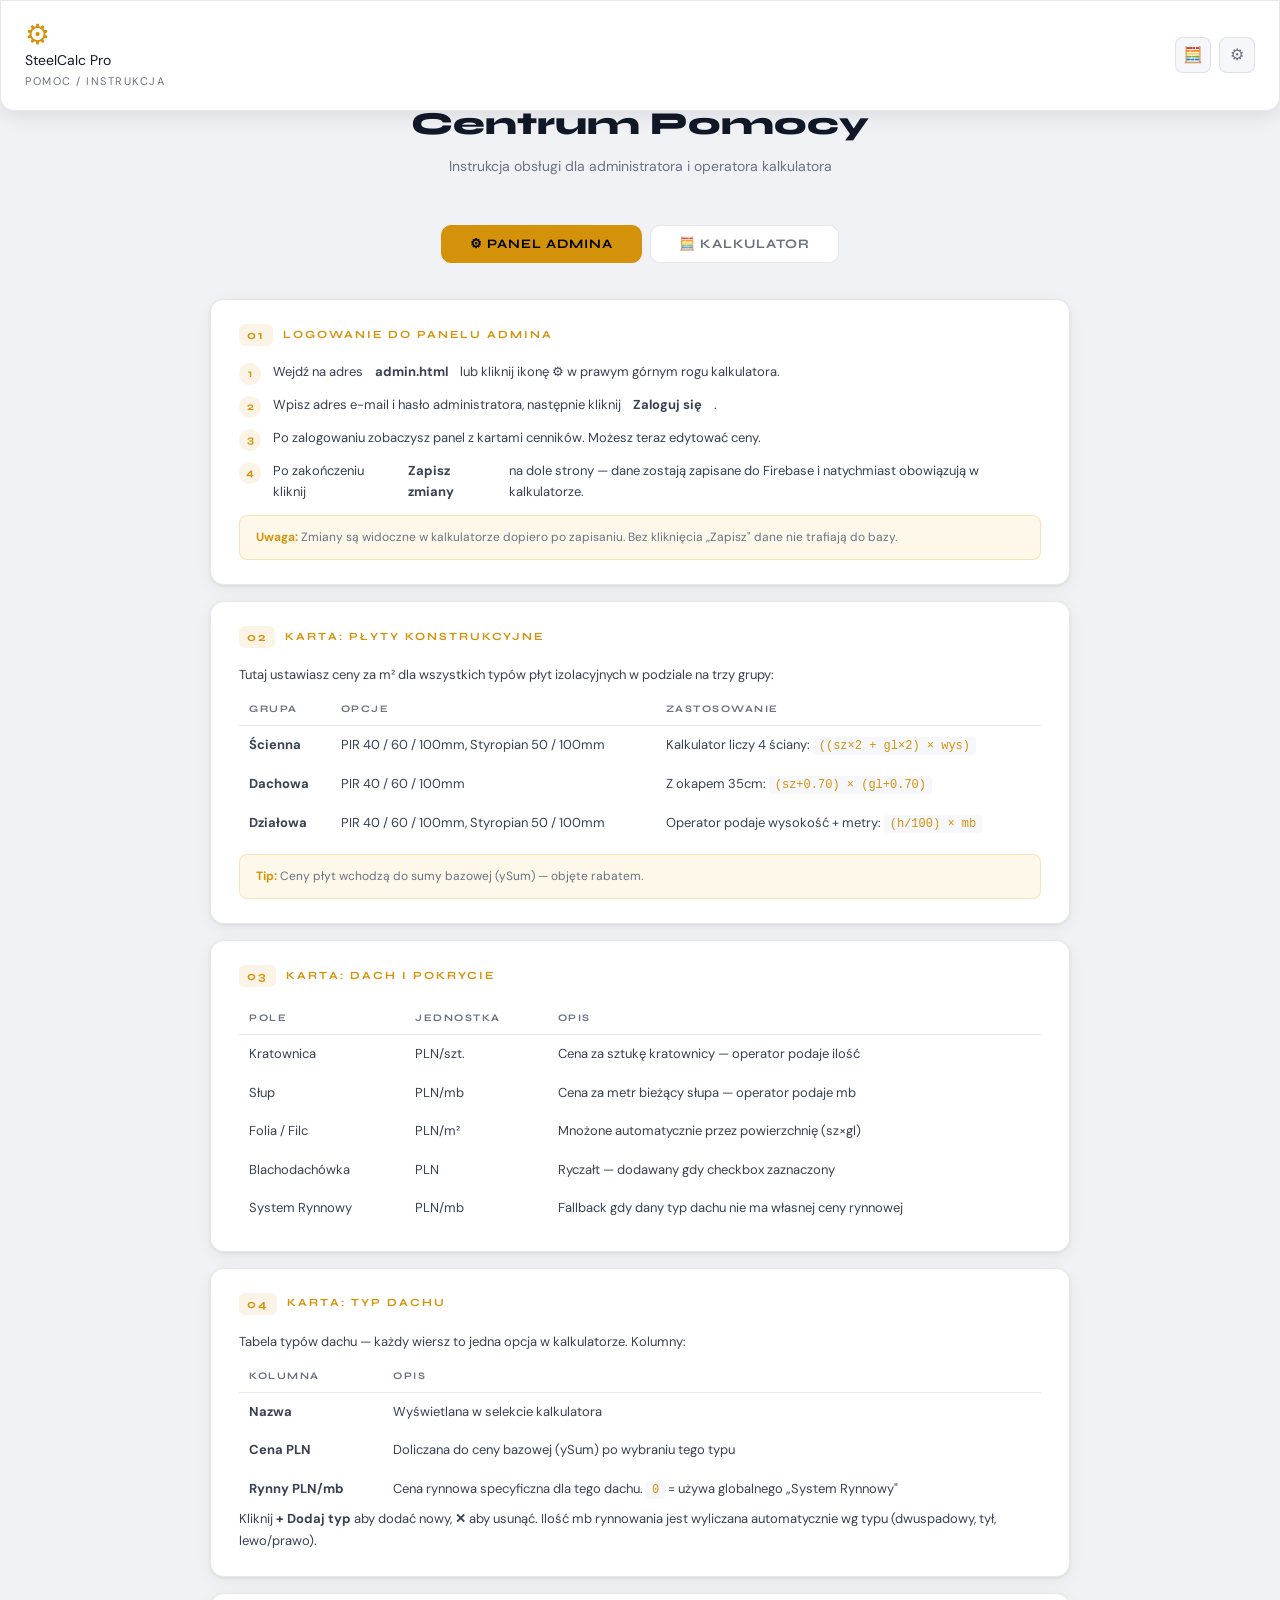
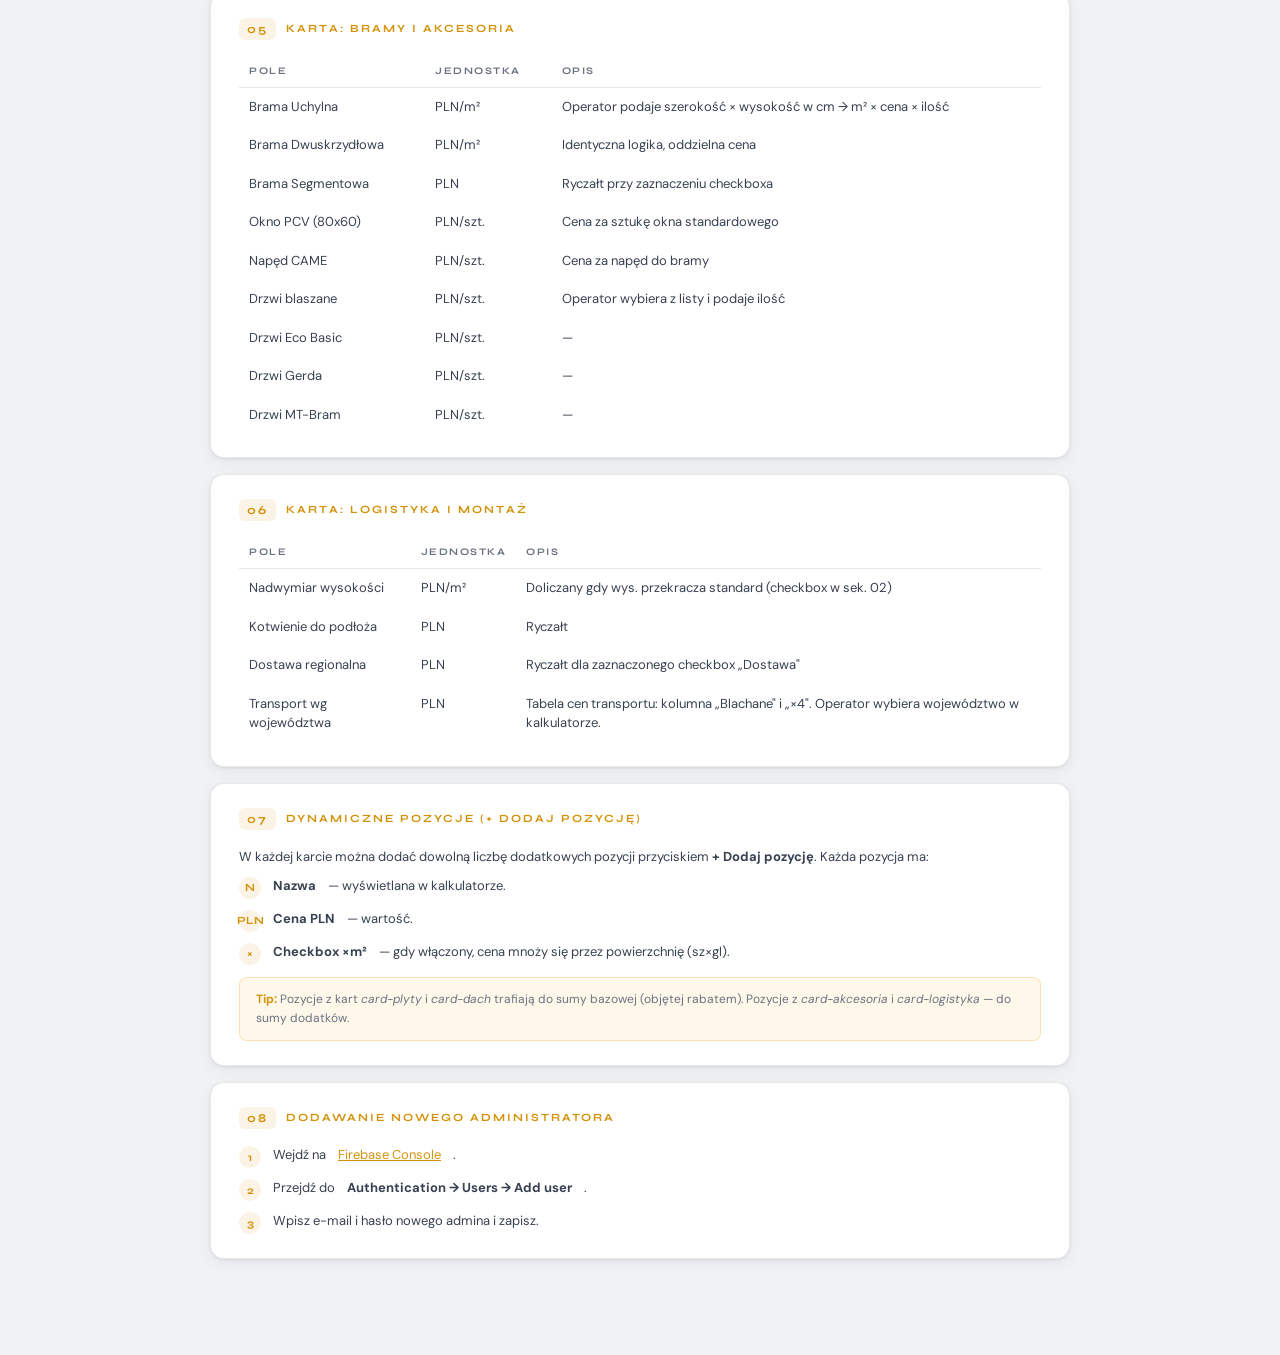
<file: Help.html>
<!DOCTYPE html>
<html lang="pl">
<head>
    <meta charset="UTF-8">
    <meta name="viewport" content="width=device-width, initial-scale=1.0">
    <title>SteelCalc Pro | Pomoc</title>
    <link rel="preconnect" href="https://fonts.googleapis.com">
    <link href="https://fonts.googleapis.com/css2?family=Syne:wght@400;600;700;800&family=DM+Sans:wght@300;400;500&display=swap" rel="stylesheet">
    <link rel="stylesheet" href="style.css?v=12">
    <style>
        /* ── Help page overrides ── */
        .help-wrap {
            max-width: 900px;
            margin: 0 auto;
            padding: 100px 20px 80px;
        }

        .help-hero {
            text-align: center;
            margin-bottom: 48px;
        }

        .help-hero h1 {
            font-family: var(--font-display);
            font-size: 32px;
            font-weight: 800;
            color: var(--c-text);
            margin-bottom: 8px;
        }

        .help-hero p {
            color: var(--c-text-muted);
            font-size: 14px;
        }

        /* Tab switcher */
        .help-tabs {
            display: flex;
            gap: 8px;
            justify-content: center;
            margin-bottom: 36px;
        }

        .help-tab {
            padding: 10px 28px;
            border-radius: var(--r-btn);
            border: 1px solid var(--c-border);
            background: var(--c-surface);
            color: var(--c-text-muted);
            font-family: var(--font-display);
            font-size: 13px;
            font-weight: 700;
            letter-spacing: 1px;
            text-transform: uppercase;
            cursor: pointer;
            transition: all 0.18s ease;
        }

        .help-tab:hover { border-color: var(--c-accent); color: var(--c-accent); }

        .help-tab.active {
            background: var(--c-accent);
            border-color: var(--c-accent);
            color: #000;
        }

        /* Section visibility */
        .help-section { display: none; }
        .help-section.active { display: block; }

        /* Cards */
        .help-card {
            background: var(--c-surface);
            border: 1px solid var(--c-border);
            border-radius: var(--r-card);
            padding: 24px 28px;
            margin-bottom: 16px;
            box-shadow: var(--shadow-card);
        }

        .help-card-title {
            font-family: var(--font-display);
            font-size: 11px;
            font-weight: 700;
            letter-spacing: 2px;
            text-transform: uppercase;
            color: var(--c-accent);
            margin-bottom: 16px;
            display: flex;
            align-items: center;
            gap: 10px;
        }

        .help-card-title .num {
            background: var(--c-accent-dim);
            color: var(--c-accent);
            border-radius: 6px;
            padding: 2px 8px;
            font-size: 12px;
        }

        .help-card h3 {
            font-family: var(--font-display);
            font-size: 15px;
            font-weight: 700;
            color: var(--c-text);
            margin: 0 0 10px;
        }

        .help-card p {
            font-size: 13px;
            color: var(--c-text-dim);
            line-height: 1.7;
            margin: 0 0 8px;
        }

        .help-card p:last-child { margin-bottom: 0; }

        .help-steps {
            list-style: none;
            padding: 0;
            margin: 0;
            display: flex;
            flex-direction: column;
            gap: 10px;
        }

        .help-steps li {
            display: flex;
            gap: 12px;
            align-items: flex-start;
            font-size: 13px;
            color: var(--c-text-dim);
            line-height: 1.6;
        }

        .step-num {
            flex-shrink: 0;
            width: 22px;
            height: 22px;
            border-radius: 50%;
            background: var(--c-accent-dim);
            color: var(--c-accent);
            font-family: var(--font-display);
            font-size: 11px;
            font-weight: 700;
            display: flex;
            align-items: center;
            justify-content: center;
            margin-top: 1px;
        }

        .help-tag {
            display: inline-block;
            padding: 2px 8px;
            border-radius: 4px;
            font-size: 11px;
            font-weight: 600;
            font-family: var(--font-display);
            letter-spacing: 0.5px;
            margin-right: 4px;
        }

        .tag-y {
            background: rgba(34,197,94,0.12);
            color: var(--c-green);
            border: 1px solid rgba(34,197,94,0.3);
        }

        .tag-w {
            background: rgba(240,165,0,0.12);
            color: var(--c-accent);
            border: 1px solid rgba(240,165,0,0.3);
        }

        .tag-info {
            background: var(--c-surface-2);
            color: var(--c-text-muted);
            border: 1px solid var(--c-border);
        }

        .help-table {
            width: 100%;
            border-collapse: collapse;
            font-size: 13px;
            margin-top: 8px;
        }

        .help-table th {
            text-align: left;
            padding: 8px 10px;
            font-family: var(--font-display);
            font-size: 10px;
            font-weight: 700;
            letter-spacing: 1.5px;
            text-transform: uppercase;
            color: var(--c-text-muted);
            border-bottom: 1px solid var(--c-border);
        }

        .help-table td {
            padding: 9px 10px;
            color: var(--c-text-dim);
            border-bottom: 1px solid rgba(255,255,255,0.04);
            vertical-align: top;
            line-height: 1.5;
        }

        .help-table tr:last-child td { border-bottom: none; }

        .help-table code {
            font-family: 'Courier New', monospace;
            font-size: 12px;
            background: var(--c-surface-2);
            padding: 2px 6px;
            border-radius: 4px;
            color: var(--c-accent);
        }

        .help-divider {
            height: 1px;
            background: var(--c-border);
            margin: 20px 0;
        }

        .help-note {
            background: rgba(240,165,0,0.08);
            border: 1px solid rgba(240,165,0,0.25);
            border-radius: var(--r-input);
            padding: 12px 16px;
            font-size: 12px;
            color: var(--c-text-muted);
            line-height: 1.6;
            margin-top: 12px;
        }

        .help-note strong { color: var(--c-accent); }

        .back-link {
            display: inline-flex;
            align-items: center;
            gap: 6px;
            color: var(--c-text-muted);
            font-size: 13px;
            text-decoration: none;
            margin-bottom: 28px;
            transition: color 0.18s ease;
        }

        .back-link:hover { color: var(--c-accent); }
    </style>
</head>
<body>

<header class="app-header">
    <div class="brand">
        <span class="brand-icon">⚙</span>
        <div>
            <div class="brand-name">SteelCalc Pro</div>
            <div class="brand-sub">Pomoc / Instrukcja</div>
        </div>
    </div>
    <div style="display:flex; gap:8px;">
        <a href="index.html" class="admin-link" title="Kalkulator">🧮</a>
        <a href="admin.html" class="admin-link" title="Panel admina">⚙</a>
    </div>
</header>

<div class="help-wrap">

    <div class="help-hero">
        <h1>Centrum Pomocy</h1>
        <p>Instrukcja obsługi dla administratora i operatora kalkulatora</p>
    </div>

    <div class="help-tabs">
        <button class="help-tab active" onclick="showTab('admin')">⚙ Panel Admina</button>
        <button class="help-tab" onclick="showTab('user')">🧮 Kalkulator</button>
    </div>

    <!-- ════════════════════════════════════
         ADMIN SECTION
    ════════════════════════════════════ -->
    <div id="tab-admin" class="help-section active">

        <div class="help-card">
            <div class="help-card-title"><span class="num">01</span> Logowanie do panelu admina</div>
            <ul class="help-steps">
                <li><span class="step-num">1</span>Wejdź na adres <strong>admin.html</strong> lub kliknij ikonę ⚙ w prawym górnym rogu kalkulatora.</li>
                <li><span class="step-num">2</span>Wpisz adres e-mail i hasło administratora, następnie kliknij <strong>Zaloguj się</strong>.</li>
                <li><span class="step-num">3</span>Po zalogowaniu zobaczysz panel z kartami cenników. Możesz teraz edytować ceny.</li>
                <li><span class="step-num">4</span>Po zakończeniu kliknij <strong>Zapisz zmiany</strong> na dole strony — dane zostają zapisane do Firebase i natychmiast obowiązują w kalkulatorze.</li>
            </ul>
            <div class="help-note"><strong>Uwaga:</strong> Zmiany są widoczne w kalkulatorze dopiero po zapisaniu. Bez kliknięcia „Zapisz" dane nie trafiają do bazy.</div>
        </div>

        <div class="help-card">
            <div class="help-card-title"><span class="num">02</span> Karta: Płyty Konstrukcyjne</div>
            <p>Tutaj ustawiasz ceny za m² dla wszystkich typów płyt izolacyjnych w podziale na trzy grupy:</p>
            <table class="help-table">
                <tr><th>Grupa</th><th>Opcje</th><th>Zastosowanie</th></tr>
                <tr><td><strong>Ścienna</strong></td><td>PIR 40 / 60 / 100mm, Styropian 50 / 100mm</td><td>Kalkulator liczy 4 ściany: <code>((sz×2 + gl×2) × wys)</code></td></tr>
                <tr><td><strong>Dachowa</strong></td><td>PIR 40 / 60 / 100mm</td><td>Z okapem 35cm: <code>(sz+0.70) × (gl+0.70)</code></td></tr>
                <tr><td><strong>Działowa</strong></td><td>PIR 40 / 60 / 100mm, Styropian 50 / 100mm</td><td>Operator podaje wysokość + metry: <code>(h/100) × mb</code></td></tr>
            </table>
            <div class="help-note"><strong>Tip:</strong> Ceny płyt wchodzą do sumy bazowej (ySum) — objęte rabatem.</div>
        </div>

        <div class="help-card">
            <div class="help-card-title"><span class="num">03</span> Karta: Dach i Pokrycie</div>
            <table class="help-table">
                <tr><th>Pole</th><th>Jednostka</th><th>Opis</th></tr>
                <tr><td>Kratownica</td><td>PLN/szt.</td><td>Cena za sztukę kratownicy — operator podaje ilość</td></tr>
                <tr><td>Słup</td><td>PLN/mb</td><td>Cena za metr bieżący słupa — operator podaje mb</td></tr>
                <tr><td>Folia / Filc</td><td>PLN/m²</td><td>Mnożone automatycznie przez powierzchnię (sz×gl)</td></tr>
                <tr><td>Blachodachówka</td><td>PLN</td><td>Ryczałt — dodawany gdy checkbox zaznaczony</td></tr>
                <tr><td>System Rynnowy</td><td>PLN/mb</td><td>Fallback gdy dany typ dachu nie ma własnej ceny rynnowej</td></tr>
            </table>
        </div>

        <div class="help-card">
            <div class="help-card-title"><span class="num">04</span> Karta: Typ Dachu</div>
            <p>Tabela typów dachu — każdy wiersz to jedna opcja w kalkulatorze. Kolumny:</p>
            <table class="help-table">
                <tr><th>Kolumna</th><th>Opis</th></tr>
                <tr><td><strong>Nazwa</strong></td><td>Wyświetlana w selekcie kalkulatora</td></tr>
                <tr><td><strong>Cena PLN</strong></td><td>Doliczana do ceny bazowej (ySum) po wybraniu tego typu</td></tr>
                <tr><td><strong>Rynny PLN/mb</strong></td><td>Cena rynnowa specyficzna dla tego dachu. <code>0</code> = używa globalnego „System Rynnowy"</td></tr>
            </table>
            <p>Kliknij <strong>+ Dodaj typ</strong> aby dodać nowy, <strong>✕</strong> aby usunąć. Ilość mb rynnowania jest wyliczana automatycznie wg typu (dwuspadowy, tył, lewo/prawo).</p>
        </div>

        <div class="help-card">
            <div class="help-card-title"><span class="num">05</span> Karta: Bramy i Akcesoria</div>
            <table class="help-table">
                <tr><th>Pole</th><th>Jednostka</th><th>Opis</th></tr>
                <tr><td>Brama Uchylna</td><td>PLN/m²</td><td>Operator podaje szerokość × wysokość w cm → m² × cena × ilość</td></tr>
                <tr><td>Brama Dwuskrzydłowa</td><td>PLN/m²</td><td>Identyczna logika, oddzielna cena</td></tr>
                <tr><td>Brama Segmentowa</td><td>PLN</td><td>Ryczałt przy zaznaczeniu checkboxa</td></tr>
                <tr><td>Okno PCV (80x60)</td><td>PLN/szt.</td><td>Cena za sztukę okna standardowego</td></tr>
                <tr><td>Napęd CAME</td><td>PLN/szt.</td><td>Cena za napęd do bramy</td></tr>
                <tr><td>Drzwi blaszane</td><td>PLN/szt.</td><td>Operator wybiera z listy i podaje ilość</td></tr>
                <tr><td>Drzwi Eco Basic</td><td>PLN/szt.</td><td>—</td></tr>
                <tr><td>Drzwi Gerda</td><td>PLN/szt.</td><td>—</td></tr>
                <tr><td>Drzwi MT-Bram</td><td>PLN/szt.</td><td>—</td></tr>
            </table>
        </div>

        <div class="help-card">
            <div class="help-card-title"><span class="num">06</span> Karta: Logistyka i Montaż</div>
            <table class="help-table">
                <tr><th>Pole</th><th>Jednostka</th><th>Opis</th></tr>
                <tr><td>Nadwymiar wysokości</td><td>PLN/m²</td><td>Doliczany gdy wys. przekracza standard (checkbox w sek. 02)</td></tr>
                <tr><td>Kotwienie do podłoża</td><td>PLN</td><td>Ryczałt</td></tr>
                <tr><td>Dostawa regionalna</td><td>PLN</td><td>Ryczałt dla zaznaczonego checkbox „Dostawa"</td></tr>
                <tr><td>Transport wg województwa</td><td>PLN</td><td>Tabela cen transportu: kolumna „Blachane" i „×4". Operator wybiera województwo w kalkulatorze.</td></tr>
            </table>
        </div>

        <div class="help-card">
            <div class="help-card-title"><span class="num">07</span> Dynamiczne pozycje (+ Dodaj pozycję)</div>
            <p>W każdej karcie można dodać dowolną liczbę dodatkowych pozycji przyciskiem <strong>+ Dodaj pozycję</strong>. Każda pozycja ma:</p>
            <ul class="help-steps">
                <li><span class="step-num">N</span><strong>Nazwa</strong> — wyświetlana w kalkulatorze.</li>
                <li><span class="step-num">PLN</span><strong>Cena PLN</strong> — wartość.</li>
                <li><span class="step-num">×</span><strong>Checkbox ×m²</strong> — gdy włączony, cena mnoży się przez powierzchnię (sz×gl).</li>
            </ul>
            <div class="help-note"><strong>Tip:</strong> Pozycje z kart <em>card-plyty</em> i <em>card-dach</em> trafiają do sumy bazowej (objętej rabatem). Pozycje z <em>card-akcesoria</em> i <em>card-logistyka</em> — do sumy dodatków.</div>
        </div>

        <div class="help-card">
            <div class="help-card-title"><span class="num">08</span> Dodawanie nowego administratora</div>
            <ul class="help-steps">
                <li><span class="step-num">1</span>Wejdź na <a href="https://console.firebase.google.com/project/steelcalc-pro-574a5" target="_blank" style="color:var(--c-accent);">Firebase Console</a>.</li>
                <li><span class="step-num">2</span>Przejdź do <strong>Authentication → Users → Add user</strong>.</li>
                <li><span class="step-num">3</span>Wpisz e-mail i hasło nowego admina i zapisz.</li>
            </ul>
        </div>

    </div>

    <!-- ════════════════════════════════════
         USER SECTION
    ════════════════════════════════════ -->
    <div id="tab-user" class="help-section">

        <div class="help-card">
            <div class="help-card-title"><span class="num">01</span> Wymiary Konstrukcji</div>
            <p>Wpisz wszystkie wymiary obiektu <strong>w centymetrach</strong>:</p>
            <table class="help-table">
                <tr><th>Pole</th><th>Opis</th><th>Przykład</th></tr>
                <tr><td>Szerokość</td><td>Szerokość obiektu</td><td><code>600</code> cm = 6 m</td></tr>
                <tr><td>Głębokość</td><td>Głębokość / długość obiektu</td><td><code>1000</code> cm = 10 m</td></tr>
                <tr><td>Wysokość</td><td>Wysokość ściany (do okapu)</td><td><code>300</code> cm = 3 m</td></tr>
            </table>
            <div class="help-note"><strong>Uwaga:</strong> Powierzchnia (m²) i wszystkie obliczenia są przeliczane automatycznie po każdej zmianie.</div>
        </div>

        <div class="help-card">
            <div class="help-card-title"><span class="num">02</span> Typ Konstrukcji — Płyty</div>
            <p>Wybierz typ płyty z listy dla każdej grupy. Jeśli dana pozycja nie jest potrzebna — zostaw <strong>„— brak —"</strong>.</p>
            <table class="help-table">
                <tr><th>Select</th><th>Jak liczy</th></tr>
                <tr><td><strong>Płyta ścienna</strong></td><td>Automatycznie: obwód 4 ścian × wysokość → m² × cena/m²</td></tr>
                <tr><td><strong>Płyta dachowa</strong></td><td>Automatycznie: powierzchnia dachu z okapem 35cm × cena/m²</td></tr>
                <tr><td><strong>Płyta działowa</strong></td><td>Wpisz wysokość (cm) i długość (mb) → m² × cena/m²</td></tr>
            </table>
            <p>Poniżej selectów płyt dostępne są checkboxy wykończenia konstrukcji (Ocynkowana, RAL, RAL MAT, Drewnopodobne) — zaznacz odpowiedni.</p>
            <div class="help-note"><span class="help-tag tag-y">ySum</span> Ceny płyt i konstrukcji są objęte rabatem (wchodzą do sumy bazowej).</div>
        </div>

        <div class="help-card">
            <div class="help-card-title"><span class="num">03</span> Typ Dachu</div>
            <table class="help-table">
                <tr><th>Element</th><th>Opis</th></tr>
                <tr><td><strong>Select typ dachu</strong></td><td>Wybierz kształt dachu — cena doliczana automatycznie</td></tr>
                <tr><td><strong>Kratownica</strong></td><td>Wpisz ilość sztuk</td></tr>
                <tr><td><strong>Słup</strong></td><td>Wpisz metry bieżące</td></tr>
                <tr><td><strong>Folia / Filc</strong></td><td>Checkbox — mnożone przez pow. dachu</td></tr>
                <tr><td><strong>Blachodachówka</strong></td><td>Checkbox — ryczałt</td></tr>
                <tr><td><strong>System rynnowy</strong></td><td>Checkbox — mb wyliczane auto wg typu dachu, widoczne jako badge</td></tr>
            </table>
        </div>

        <div class="help-card">
            <div class="help-card-title"><span class="num">04</span> Ściana / Bramy / Dodatki</div>

            <h3>Bramy</h3>
            <ul class="help-steps">
                <li><span class="step-num">↔</span>Wpisz <strong>Szerokość</strong> i <strong>Wysokość</strong> bramy w cm.</li>
                <li><span class="step-num">#</span>Wpisz <strong>Ilość</strong> sztuk (domyślnie 1).</li>
                <li><span class="step-num">$</span>Cena = m² × cena/m² × ilość. Wynik widoczny w polu po prawej.</li>
            </ul>
            <p style="margin-top:8px;">Dostępne: <strong>Brama uchylna</strong> i <strong>Brama dwuskrzydłowa</strong> — każda ma własne pola i własną cenę z admina.</p>

            <div class="help-divider"></div>

            <h3>Drzwi (lista dynamiczna)</h3>
            <ul class="help-steps">
                <li><span class="step-num">1</span>Z listy wybierz typ drzwi (Blaszane / Eco Basic / Gerda / MT-Bram).</li>
                <li><span class="step-num">2</span>Wpisz ilość sztuk (0 = nie doliczane).</li>
                <li><span class="step-num">3</span>Kliknij <strong>+ Dodaj drzwi</strong> aby dodać kolejny typ. Kliknij <strong>✕</strong> aby usunąć wiersz.</li>
            </ul>

            <div class="help-divider"></div>

            <h3>Pozostałe pozycje</h3>
            <table class="help-table">
                <tr><th>Pole</th><th>Opis</th></tr>
                <tr><td>Okno PCV (80x60)</td><td>Ilość sztuk okna standardowego</td></tr>
                <tr><td>Okno PCV inne</td><td>Ilość sztuk + cena jednostkowa (wpisana ręcznie)</td></tr>
                <tr><td>Napęd do bramy</td><td>Ilość sztuk napędu CAME</td></tr>
                <tr><td>Brama Segmentowa</td><td>Checkbox — ryczałt</td></tr>
                <tr><td>Kotwienie do podłoża</td><td>Checkbox — ryczałt</td></tr>
            </table>

            <div class="help-divider"></div>

            <h3>Transport</h3>
            <ul class="help-steps">
                <li><span class="step-num">1</span>Wybierz <strong>typ transportu</strong> (Blachane / ×4).</li>
                <li><span class="step-num">2</span>Wybierz <strong>województwo</strong> — cena zostaje dobrana automatycznie z tabeli.</li>
                <li><span class="step-num">3</span>Opcjonalnie zaznacz <strong>Dostawa regionalna</strong> (ryczałt).</li>
            </ul>
            <div class="help-note"><span class="help-tag tag-w">wSum</span> Bramy, okna, drzwi i transport trafiają do sumy dodatków — <strong>rabat ich nie dotyczy</strong>.</div>
        </div>

        <div class="help-card">
            <div class="help-card-title"><span class="num">05</span> Podsumowanie i Rabat</div>
            <p>Panel <strong>Podsumowanie</strong> jest zawsze widoczny po prawej stronie (na dużym ekranie) lub na dole (na telefonie).</p>
            <table class="help-table">
                <tr><th>Pole</th><th>Opis</th></tr>
                <tr><td>Rabat %</td><td>Wpisz procent rabatu (0–100). Rabat dotyczy tylko sumy bazowej (ySum), nie dodatków.</td></tr>
                <tr><td>Korekta PLN</td><td>Ręczna dopłata lub odliczenie (wartość ujemna = odliczenie)</td></tr>
                <tr><td>Cena NETTO</td><td>Po rabacie i korekcie, przed zaokrągleniem</td></tr>
                <tr><td>Cena BRUTTO</td><td>Zaokrąglona do pełnych dziesiątek PLN — to jest kwota ofertowa</td></tr>
            </table>
            <div class="help-note"><strong>PDF:</strong> Kliknij przycisk <strong>Pobierz PDF</strong> aby wygenerować i wydrukować ofertę. Otwiera się okno drukowania — wybierz „Zapisz jako PDF".</div>
        </div>

        <div class="help-card">
            <div class="help-card-title"><span class="num">06</span> Szybkie wskazówki</div>
            <ul class="help-steps">
                <li><span class="step-num">✓</span>Wszystkie pola przeliczają się <strong>na żywo</strong> — nie musisz klikać żadnego przycisku „Oblicz".</li>
                <li><span class="step-num">✓</span>Jeśli pozycja nie jest potrzebna — zostaw <strong>0</strong> lub <strong>— brak —</strong>, nie będzie doliczona.</li>
                <li><span class="step-num">✓</span>Ceny pobierane są z serwera przy każdym zalogowaniu — zawsze aktualne.</li>
                <li><span class="step-num">✓</span>Aplikacja działa też <strong>offline</strong> (dane z ostatniej sesji), ale bez aktualizacji cen.</li>
            </ul>
        </div>

    </div>

</div>

<script>
function showTab(tab) {
    document.querySelectorAll('.help-section').forEach(s => s.classList.remove('active'));
    document.querySelectorAll('.help-tab').forEach(b => b.classList.remove('active'));
    document.getElementById('tab-' + tab).classList.add('active');
    event.currentTarget.classList.add('active');
}
</script>

</body>
</html>
</file>
<file: style.css>
/* =============================================
   SteelCalc Pro — Design System
   ============================================= */

/* --- 1. Design Tokens --- */
:root {
    --c-bg:         #f0f2f5;
    --c-surface:    #ffffff;
    --c-surface-2:  #f5f7fa;
    --c-border:     rgba(0,0,0,0.09);
    --c-accent:     #d4920a;
    --c-accent-dim: rgba(212,146,10,0.10);
    --c-green:      #16a34a;
    --c-green-dim:  rgba(22,163,74,0.10);
    --c-red:        #dc2626;
    --c-text:       #111827;
    --c-text-muted: #6b7280;
    --c-text-dim:   #374151;

    --r-card:    14px;
    --r-input:   8px;
    --r-btn:     10px;

    --shadow-card: 0 1px 3px rgba(0,0,0,0.07), 0 4px 16px rgba(0,0,0,0.06);

    --font-display: 'Syne', sans-serif;
    --font-body:    'DM Sans', sans-serif;

    --transition: 0.18s ease;
}

/* --- 2. Reset & Base --- */
*, *::before, *::after { box-sizing: border-box; margin: 0; padding: 0; }
html { font-size: 14px; scroll-behavior: smooth; }

body {
    font-family: var(--font-body);
    background: var(--c-bg);
    color: var(--c-text);
    min-height: 100vh;
    line-height: 1.5;
    -webkit-font-smoothing: antialiased;
}

/* --- 3. Critical Error Overlay --- */
#critical-error {
    display: none;
    position: fixed; inset: 0;
    background: #000;
    z-index: 9999;
    align-items: center;
    justify-content: center;
    font-family: 'Courier New', monospace;
}
#critical-error.active { display: flex; }
.err-box {
    border: 1px solid var(--c-red);
    padding: 48px 56px;
    text-align: center;
    max-width: 480px;
    box-shadow: 0 0 40px rgba(239,68,68,0.3);
}
.err-icon { font-size: 48px; margin-bottom: 16px; color: var(--c-red); }
.err-box h1 { font-size: 20px; color: var(--c-red); letter-spacing: 3px; margin-bottom: 12px; }
.err-box p  { color: #888; font-size: 13px; }
.err-box small { display: block; margin-top: 20px; color: #444; font-size: 11px; }

/* --- 4. App Shell --- */
.app {
    max-width: 1300px;
    margin: 0 auto;
    padding: 96px 16px 60px;
}

/* --- 5. Header --- */
.app-header {
    display: flex;
    align-items: center;
    justify-content: space-between;
    padding: 20px 24px;
    background: var(--c-surface);
    border: 1px solid var(--c-border);
    border-bottom-left-radius: var(--r-card);
    border-bottom-right-radius: var(--r-card);
    gap: 16px;
    position: fixed;
    top: 0;
    left: 0;
    right: 0;
    z-index: 100;
    box-shadow: 0 4px 20px rgba(0,0,0,0.10);
}
.header-brand {
    display: flex;
    align-items: center;
    gap: 14px;
}
.brand-icon {
    font-size: 28px;
    color: var(--c-accent);
    line-height: 1;
    animation: spin-slow 12s linear infinite;
}
@keyframes spin-slow { to { transform: rotate(360deg); } }

.brand-title {
    font-family: var(--font-display);
    font-size: 22px;
    font-weight: 800;
    letter-spacing: -0.5px;
    color: var(--c-text);
    line-height: 1.1;
}
.brand-title span { color: var(--c-accent); }
.brand-sub {
    font-size: 11px;
    color: var(--c-text-muted);
    text-transform: uppercase;
    letter-spacing: 1.5px;
    margin-top: 2px;
}
.header-total {
    text-align: right;
}

/* Header right group (price + admin icon) */
.header-right {
    display: flex;
    align-items: center;
    gap: 14px;
    flex-shrink: 0;
}
.header-total-label {
    display: block;
    font-size: 10px;
    text-transform: uppercase;
    letter-spacing: 2px;
    color: var(--c-text-muted);
    margin-bottom: 4px;
}
.header-total-value {
    font-family: var(--font-display);
    font-size: 26px;
    font-weight: 700;
    color: var(--c-green);
    transition: color var(--transition);
}

/* --- 6. Layout Grid --- */
.app-body {
    display: grid;
    grid-template-columns: 3fr 2fr;
    gap: 20px;
}

/* Left column: config cards */
.config-panel {
    min-width: 0;
}

/* Right column: sticky summary */
.summary-panel {
    min-width: 0;
}

.summary-sticky {
    position: sticky;
    top: 116px;
}

/* Summary card — no bottom margin needed */
.summary-card {
    margin-bottom: 0;
}

/* --- 7. Cards --- */
.card {
    background: var(--c-surface);
    border: 1px solid var(--c-border);
    border-radius: var(--r-card);
    padding: 20px;
    margin-bottom: 16px;
    box-shadow: var(--shadow-card);
    transition: border-color var(--transition);
}
.card:last-child { margin-bottom: 0; }
.card:hover { border-color: rgba(0,0,0,0.18); }

.card-title {
    font-family: var(--font-display);
    font-size: 13px;
    font-weight: 700;
    letter-spacing: 2px;
    text-transform: uppercase;
    color: var(--c-text-dim);
    display: flex;
    align-items: center;
    gap: 10px;
    margin-bottom: 18px;
    padding-bottom: 12px;
    border-bottom: 1px solid var(--c-border);
}
.card-num {
    font-size: 10px;
    background: var(--c-accent-dim);
    color: var(--c-accent);
    padding: 2px 7px;
    border-radius: 4px;
    font-weight: 800;
    letter-spacing: 0;
}

/* --- 8. Dimension Grid --- */
.dim-grid {
    display: flex;
    align-items: flex-end;
    gap: 8px;
    flex-wrap: wrap;
}
.dim-field {
    flex: 1;
    min-width: 80px;
}
.dim-field label {
    display: block;
    font-size: 11px;
    color: var(--c-text-muted);
    text-transform: uppercase;
    letter-spacing: 1px;
    margin-bottom: 6px;
}
.dim-sep {
    color: var(--c-text-muted);
    font-size: 20px;
    padding-bottom: 8px;
    flex-shrink: 0;
}
.dim-input-wrap {
    display: flex;
    align-items: center;
    background: var(--c-surface-2);
    border: 1px solid var(--c-border);
    border-radius: var(--r-input);
    overflow: hidden;
    transition: border-color var(--transition);
}
.dim-input-wrap:focus-within {
    border-color: var(--c-accent);
    box-shadow: 0 0 0 3px var(--c-accent-dim);
}
.dim-input-wrap input {
    background: transparent;
    border: none;
    outline: none;
    color: var(--c-text);
    font-family: var(--font-display);
    font-size: 18px;
    font-weight: 700;
    width: 100%;
    padding: 8px 10px;
    text-align: center;
}
.dim-unit {
    font-size: 11px;
    color: var(--c-text-muted);
    padding: 0 8px 0 0;
    flex-shrink: 0;
}
.dim-summary {
    margin-top: 12px;
    font-size: 12px;
    color: var(--c-text-muted);
    text-align: right;
}
.dim-summary strong { color: var(--c-accent); }

/* --- 9. Option Rows --- */
.option-group {
    border: 1px solid var(--c-border);
    border-radius: var(--r-input);
    overflow: hidden;
    margin-bottom: 10px;
}
.option-group .option-row { border-radius: 0; border-bottom: 1px solid var(--c-border); }
.option-group .option-row:last-child { border-bottom: none; }

.option-row {
    display: flex;
    align-items: center;
    justify-content: space-between;
    padding: 9px 10px;
    border-radius: var(--r-input);
    gap: 8px;
    transition: background var(--transition);
    min-height: 42px;
}
.option-row:hover { background: var(--c-surface-2); }
.option-row.active { background: rgba(22,163,74,0.05); }

.option-label {
    display: flex;
    align-items: center;
    gap: 10px;
    cursor: pointer;
    flex: 1;
    min-width: 0;
}
.option-label input[type="checkbox"] { display: none; }
.option-check {
    width: 18px;
    height: 18px;
    border: 1.5px solid var(--c-text-muted);
    border-radius: 5px;
    flex-shrink: 0;
    display: flex;
    align-items: center;
    justify-content: center;
    transition: all var(--transition);
}
.option-label input[type="checkbox"]:checked ~ .option-check {
    background: var(--c-green);
    border-color: var(--c-green);
}
.option-label input[type="checkbox"]:checked ~ .option-check::after {
    content: '';
    width: 5px; height: 9px;
    border: 2px solid #fff;
    border-top: none; border-left: none;
    transform: rotate(45deg) translateY(-1px);
    display: block;
}
.option-label input[type="checkbox"]:disabled ~ .option-check {
    opacity: 0.4;
    cursor: not-allowed;
}

.option-text {
    font-size: 13px;
    color: var(--c-text-dim);
    white-space: nowrap;
    overflow: hidden;
    text-overflow: ellipsis;
    transition: color var(--transition);
}
.option-label input[type="checkbox"]:checked ~ .option-check ~ .option-text,
.option-label input[type="checkbox"]:checked ~ .option-text {
    color: var(--c-text);
}
.option-text strong { font-weight: 600; }
.option-badge {
    font-size: 9px;
    background: var(--c-accent-dim);
    color: var(--c-accent);
    padding: 1px 5px;
    border-radius: 3px;
    letter-spacing: 0.5px;
    text-transform: uppercase;
    vertical-align: middle;
    margin-left: 4px;
}
.option-text-plain {
    font-size: 13px;
    color: var(--c-text-dim);
    flex: 1;
}
.option-divider {
    height: 1px;
    background: var(--c-border);
    margin: 10px 0;
}

/* --- Panel selects disabled state --- */
.panel-select:disabled,
.composite-field input:disabled {
    opacity: 0.38;
    cursor: not-allowed;
    background: var(--c-surface);
}

/* --- Panel selects (Płyta ścienna / dachowa / działowa) --- */
.panel-select {
    width: 100%;
    background: var(--c-surface-2);
    border: 1px solid var(--c-border);
    border-radius: var(--r-input);
    color: var(--c-text);
    padding: 8px 10px;
    font-family: var(--font-body);
    font-size: 13px;
    outline: none;
    transition: border-color 0.18s ease, box-shadow 0.18s ease;
}
.panel-select:focus {
    border-color: var(--c-accent);
    box-shadow: 0 0 0 3px var(--c-accent-dim);
}

/* --- 11. Dynamic Door Rows --- */
#dynamic-doors-container {
    display: flex;
    flex-direction: column;
    gap: 6px;
    margin-bottom: 8px;
}

.door-row {
    display: flex;
    align-items: center;
    gap: 8px;
    flex-wrap: wrap;
    padding: 6px 8px;
    border-radius: var(--r-input);
    background: var(--c-surface-2);
    border: 1px solid var(--c-border);
    transition: border-color 0.15s ease;
}

.door-row:hover { border-color: rgba(240,165,0,0.3); }

.door-row .door-type-select {
    flex: 1;
    min-width: 140px;
    background: var(--c-bg);
    border: 1px solid var(--c-border);
    border-radius: var(--r-input);
    color: var(--c-text);
    padding: 7px 10px;
    font-family: var(--font-body);
    font-size: 13px;
    outline: none;
    transition: border-color 0.18s ease;
}

.door-row .door-type-select:focus {
    border-color: var(--c-accent);
    box-shadow: 0 0 0 3px var(--c-accent-dim);
}

.door-qty-wrap {
    display: flex;
    align-items: center;
    background: var(--c-bg);
    border: 1px solid var(--c-border);
    border-radius: var(--r-input);
    overflow: hidden;
    width: 80px;
    flex-shrink: 0;
    transition: border-color 0.18s ease;
}

.door-qty-wrap:focus-within {
    border-color: var(--c-accent);
    box-shadow: 0 0 0 3px var(--c-accent-dim);
}

.door-qty-wrap .door-qty-input {
    background: transparent;
    border: none;
    outline: none;
    color: var(--c-text);
    font-family: var(--font-display);
    font-size: 14px;
    font-weight: 600;
    width: 100%;
    padding: 7px 6px;
    text-align: right;
    -moz-appearance: textfield;
}

.door-qty-wrap .door-qty-input::-webkit-inner-spin-button,
.door-qty-wrap .door-qty-input::-webkit-outer-spin-button { -webkit-appearance: none; }

.door-row .door-res {
    width: 90px;
    flex-shrink: 0;
}

.btn-remove-door {
    background: none;
    border: none;
    color: var(--c-text-muted);
    cursor: pointer;
    font-size: 13px;
    padding: 4px 6px;
    border-radius: 4px;
    line-height: 1;
    flex-shrink: 0;
    transition: color 0.15s ease, background 0.15s ease;
}

.btn-remove-door:hover {
    color: var(--c-red);
    background: rgba(239,68,68,0.08);
}

#btn-add-door {
    display: flex;
    align-items: center;
    justify-content: center;
    width: 100%;
    padding: 8px 14px;
    margin-top: 4px;
    background: transparent;
    border: 1px dashed rgba(240,165,0,0.35);
    border-radius: var(--r-input);
    color: var(--c-accent);
    font-family: var(--font-body);
    font-size: 13px;
    font-weight: 500;
    cursor: pointer;
    transition: all 0.18s ease;
}

#btn-add-door:hover {
    background: var(--c-accent-dim);
    border-color: var(--c-accent);
    border-style: solid;
}


.option-row.composite { flex-wrap: wrap; gap: 8px; }
.composite-inputs {
    display: flex;
    align-items: center;
    gap: 8px;
    flex-shrink: 0;
}
.composite-field {
    display: flex;
    align-items: center;
    background: var(--c-surface-2);
    border: 1px solid var(--c-border);
    border-radius: var(--r-input);
    overflow: hidden;
    width: 72px;
}
.composite-field input {
    background: transparent;
    border: none;
    outline: none;
    color: var(--c-text);
    font-family: var(--font-display);
    font-size: 15px;
    font-weight: 600;
    width: 100%;
    padding: 6px 6px;
    text-align: center;
}
.composite-field .dim-unit { font-size: 10px; padding: 0 5px 0 0; }

/* --- 11. Price Inputs --- */
.price-input {
    width: 100px;
    text-align: right;
    background: var(--c-surface-2);
    border: 1px solid var(--c-border);
    border-radius: var(--r-input);
    padding: 7px 10px;
    color: var(--c-text-dim);
    font-family: var(--font-display);
    font-size: 13px;
    font-weight: 600;
    outline: none;
    transition: all var(--transition);
    flex-shrink: 0;
}
.price-input:focus {
    border-color: var(--c-accent);
    box-shadow: 0 0 0 3px var(--c-accent-dim);
    color: var(--c-text);
}
.price-input.active-price {
    background: var(--c-green-dim);
    border-color: rgba(34,197,94,0.4);
    color: var(--c-green);
}
.price-input.price-result {
    background: transparent;
    border-color: transparent;
    color: var(--c-text-muted);
    cursor: default;
}
.price-input.price-result.active-price {
    color: var(--c-green);
    background: var(--c-green-dim);
    border-color: rgba(34,197,94,0.3);
}

/* --- 12. Summary Section --- */
.summary-card-section { position: sticky; top: 16px; }

.summary-row {
    display: flex;
    justify-content: space-between;
    align-items: center;
    padding: 10px 0;
    border-bottom: 1px solid var(--c-border);
    font-size: 13px;
}
.summary-row span:first-child { color: var(--c-text-muted); }
.summary-row span:last-child { font-weight: 600; color: var(--c-text); font-family: var(--font-display); }

.discount-row { gap: 12px; }
.discount-row label {
    color: var(--c-text-muted);
    display: flex;
    align-items: center;
    gap: 6px;
    font-size: 13px;
}
.rabat-input {
    width: 52px;
    text-align: center;
    padding: 4px 6px;
    font-size: 13px;
}
.discount-val { color: var(--c-red) !important; }

.summary-divider {
    height: 1px;
    background: var(--c-border);
    margin: 6px 0;
}
.netto-row span:last-child {
    font-size: 16px;
    color: var(--c-accent) !important;
}

.korekta-row {
    display: flex;
    justify-content: space-between;
    align-items: center;
    padding: 10px 0;
    border-bottom: 1px solid var(--c-border);
    font-size: 13px;
    color: var(--c-text-muted);
    gap: 12px;
}
.korekta-input {
    width: 100px;
}

.brutto-box {
    background: var(--c-green-dim);
    border: 1px solid rgba(34,197,94,0.3);
    border-radius: var(--r-card);
    padding: 20px;
    text-align: center;
    margin-top: 16px;
}
.brutto-label {
    display: block;
    font-size: 10px;
    letter-spacing: 3px;
    text-transform: uppercase;
    color: var(--c-green);
    margin-bottom: 8px;
    opacity: 0.8;
}
.brutto-val {
    font-family: var(--font-display);
    font-size: 36px;
    font-weight: 800;
    color: var(--c-green);
    display: block;
    line-height: 1;
}

/* --- 13. PDF Button --- */
.btn-pdf {
    display: flex;
    align-items: center;
    justify-content: center;
    gap: 10px;
    width: 100%;
    padding: 14px;
    margin-top: 14px;
    background: var(--c-accent);
    color: #000;
    border: none;
    border-radius: var(--r-btn);
    cursor: pointer;
    font-family: var(--font-display);
    font-weight: 700;
    font-size: 14px;
    letter-spacing: 0.5px;
    text-transform: uppercase;
    transition: all var(--transition);
}
.btn-pdf:hover {
    background: #ffc62b;
    transform: translateY(-1px);
    box-shadow: 0 6px 20px rgba(240,165,0,0.3);
}
.btn-pdf:active { transform: translateY(0); }
.btn-icon {
    display: inline-flex;
    align-items: center;
    justify-content: center;
    width: 22px; height: 22px;
    background: rgba(0,0,0,0.15);
    border-radius: 50%;
    font-size: 12px;
}

/* --- 14. Number input cleanup --- */
input[type="number"] {
    -moz-appearance: textfield;
}
input[type="number"]::-webkit-inner-spin-button,
input[type="number"]::-webkit-outer-spin-button {
    -webkit-appearance: none;
    margin: 0;
}

/* --- 15. Responsive: Tablet --- */
@media (max-width: 960px) {
    .app-body {
        grid-template-columns: 1fr;
    }
    .summary-sticky {
        position: static;
    }
    /* On tablet, summary goes below config */
    .summary-panel {
        order: 2;
    }
    .config-panel {
        order: 1;
    }
}

/* --- 16. Responsive: Mobile --- */
@media (max-width: 600px) {
    .app { padding: 80px 10px 40px; }

    .app-header {
        flex-direction: column;
        align-items: flex-start;
        gap: 10px;
        padding: 14px 16px;
    }
    .header-right {
        width: 100%;
        justify-content: space-between;
    }
    .header-total { text-align: left; }
    .header-total-value { font-size: 22px; }

    .dim-grid { gap: 6px; }
    .dim-field { min-width: 60px; }
    .dim-input-wrap input { font-size: 16px; padding: 6px 8px; }

    .option-row { padding: 8px 8px; }
    .price-input { width: 80px; font-size: 12px; padding: 6px 8px; }

    .brutto-val { font-size: 28px; }

    .composite-inputs { flex-wrap: wrap; gap: 6px; }
    .composite-field { width: 62px; }

    .card { padding: 14px; }
    .card-title { font-size: 11px; margin-bottom: 14px; }
}

/* --- 17. Admin link (header) --- */
.admin-link {
    display: flex;
    align-items: center;
    justify-content: center;
    width: 36px;
    height: 36px;
    background: var(--c-surface-2);
    border: 1px solid var(--c-border);
    border-radius: var(--r-input);
    color: var(--c-text-muted);
    text-decoration: none;
    font-size: 16px;
    transition: all var(--transition);
    flex-shrink: 0;
}
.admin-link:hover {
    border-color: var(--c-accent);
    color: var(--c-accent);
    background: var(--c-accent-dim);
}

/* --- 18. PDF Print Styles --- */
#offer-pdf { display: none; }

@media print {
    body > * { display: none !important; }
    #offer-pdf {
        display: block !important;
        background: white;
        color: black;
        font-family: Arial, sans-serif;
        padding: 50px;
    }
    .pdf-header { margin-bottom: 30px; border-bottom: 2px solid #2980b9; padding-bottom: 16px; }
    .pdf-header h1 { font-size: 28px; color: #2980b9; }
    .pdf-date { color: #888; font-size: 12px; margin-top: 4px; }
    .pdf-list { list-style: none; padding: 0; margin: 20px 0; }
    .pdf-list li {
        padding: 8px 0;
        border-bottom: 1px solid #eee;
        font-size: 14px;
        display: flex;
        justify-content: space-between;
    }
    .pdf-total-box {
        background: #f1f8ff;
        border: 2px solid #2980b9;
        border-radius: 10px;
        padding: 30px;
        text-align: center;
        margin-top: 24px;
    }
    .pdf-total-box h2 { font-size: 24px; color: #1a5276; }
    .pdf-total-box p  { color: #555; font-size: 13px; margin-top: 6px; }
}
/* --- 19. Transport / Typ Dachu Selects --- */
.transport-select,
.price-select {
    height: 38px;
    padding: 0 28px 0 10px;
    background: var(--c-surface-2);
    border: 1.5px solid var(--c-border);
    border-radius: var(--r-input);
    font-family: var(--font-body);
    font-size: 13px;
    color: var(--c-text-dim);
    cursor: pointer;
    appearance: none;
    -webkit-appearance: none;
    background-image: url("data:image/svg+xml,%3Csvg xmlns='http://www.w3.org/2000/svg' width='10' height='6' viewBox='0 0 10 6'%3E%3Cpath d='M1 1l4 4 4-4' stroke='%236b7280' stroke-width='1.5' fill='none' stroke-linecap='round' stroke-linejoin='round'/%3E%3C/svg%3E");
    background-repeat: no-repeat;
    background-position: right 10px center;
    transition: border-color var(--transition), box-shadow var(--transition);
    outline: none;
}
.transport-select:focus,
.price-select:focus {
    border-color: var(--c-accent);
    box-shadow: 0 0 0 3px var(--c-accent-dim);
    color: var(--c-text);
}
.price-select {
    flex: 1;
    min-width: 0;
    width: 100%;
}

/* Transport selector block */
.transport-selector-block {
    padding: 10px;
    background: var(--c-surface-2);
    border-radius: var(--r-input);
    border: 1px solid var(--c-border);
    margin: 4px 0;
    display: flex;
    flex-direction: column;
    gap: 8px;
}
.transport-selector-label {
    font-size: 11px;
    font-weight: 700;
    color: var(--c-accent);
    text-transform: uppercase;
    letter-spacing: 1px;
}
.transport-combos {
    display: flex;
    gap: 8px;
}
.transport-combo-field {
    display: flex;
    flex-direction: column;
    gap: 4px;
    flex: 1;
}
.transport-combo-label {
    font-size: 10px;
    color: var(--c-text-muted);
    text-transform: uppercase;
    letter-spacing: 0.8px;
}
.transport-combo-field .transport-select { width: 100%; }
.transport-result-row {
    display: flex;
    align-items: center;
    justify-content: space-between;
    gap: 8px;
}
.transport-result-label {
    font-size: 12px;
    color: var(--c-text-muted);
    flex: 1;
}

.rynny-block {
    display: flex;
    flex-direction: column;
    gap: 8px;
    flex: 1;
}

.rynny-options {
    display: flex;
    flex-wrap: wrap;
    gap: 6px;
}

.rynny-label {
    display: flex;
    align-items: center;
    gap: 5px;
    padding: 5px 12px;
    background: var(--c-surface-2);
    border: 1px solid var(--c-border);
    border-radius: var(--r-btn);
    cursor: pointer;
    font-size: 12px;
    color: var(--c-text-dim);
    transition: all 0.18s ease;
    user-select: none;
}

.rynny-label:hover {
    border-color: var(--c-accent);
    color: var(--c-accent);
}

.rynny-label input[type="radio"] {
    accent-color: var(--c-accent);
    width: 13px;
    height: 13px;
    cursor: pointer;
}

.rynny-label:has(input:checked) {
    background: var(--c-accent-dim);
    border-color: var(--c-accent);
    color: var(--c-accent);
    font-weight: 600;
}
</file>
